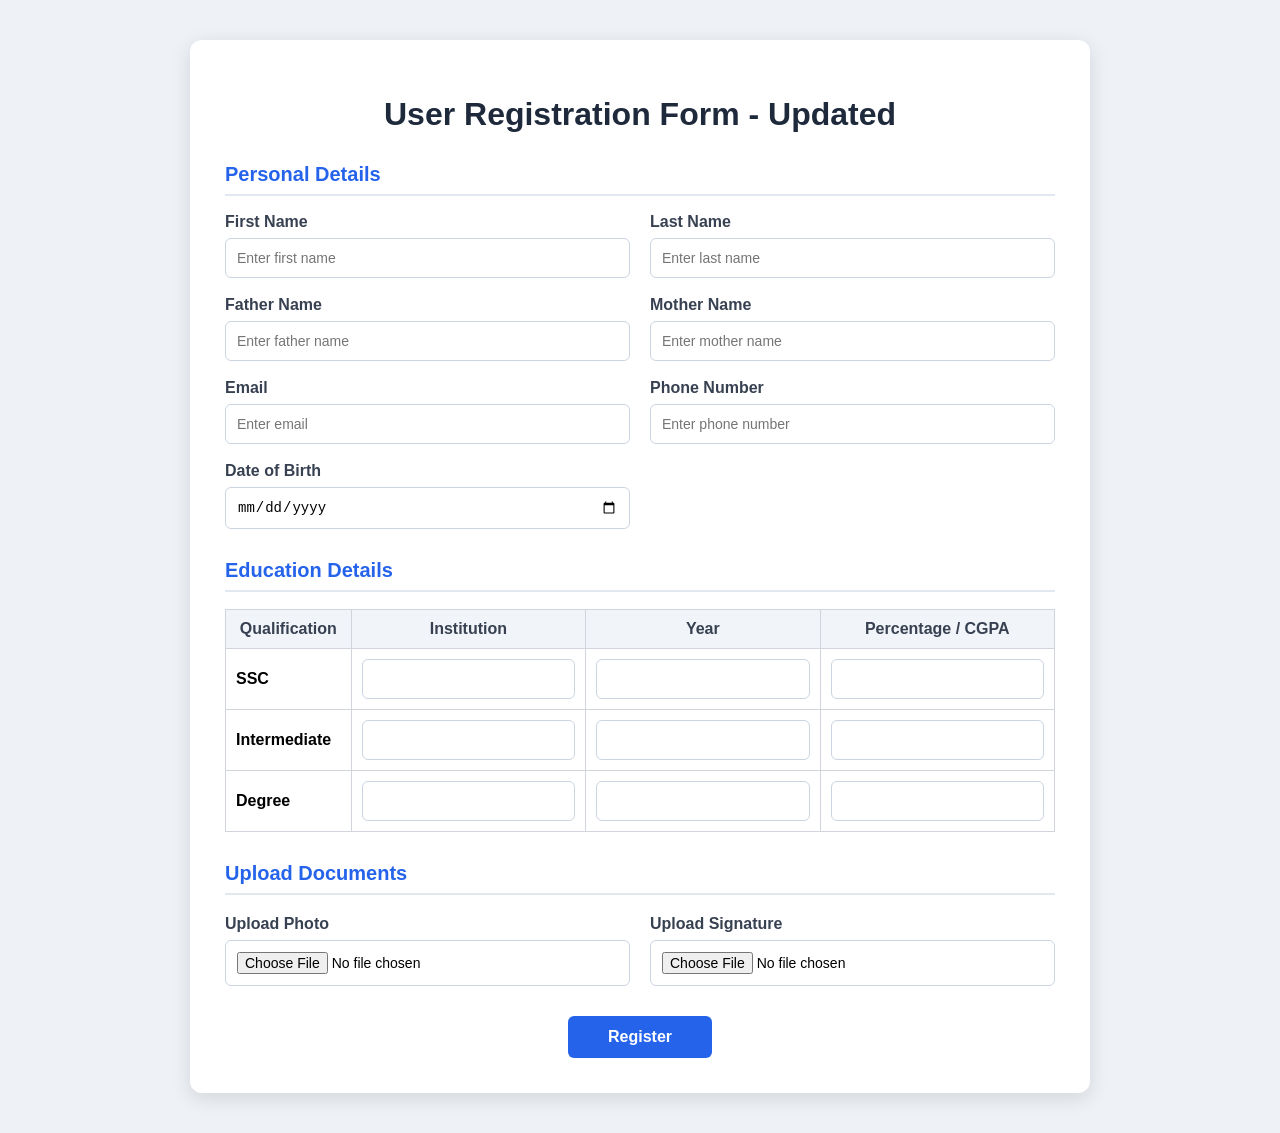
<file: index.html>
<!DOCTYPE html>
<html lang="en">
<head>
    <meta charset="UTF-8">
    <meta name="viewport" content="width=device-width, initial-scale=1.0">

    <title>User Registration Form</title>

    <style>
        * {
            box-sizing: border-box;
        }

        body {
            margin: 0;
            padding: 40px 20px;
            font-family: Arial, sans-serif;
            background: #eef2f7;
        }

        .container {
            max-width: 900px;
            margin: auto;
            background: white;
            padding: 35px;
            border-radius: 12px;
            box-shadow: 0 5px 20px rgba(0,0,0,0.12);
        }

        h1 {
            text-align: center;
            margin-bottom: 30px;
            color: #1e293b;
        }

        h2 {
            color: #2563eb;
            font-size: 20px;
            margin-top: 30px;
            padding-bottom: 8px;
            border-bottom: 2px solid #e2e8f0;
        }

        .row {
            display: grid;
            grid-template-columns: 1fr 1fr;
            gap: 20px;
            margin-bottom: 18px;
        }

        .field {
            display: flex;
            flex-direction: column;
        }

        label {
            font-weight: bold;
            margin-bottom: 7px;
            color: #374151;
        }

        input {
            width: 100%;
            padding: 11px;
            border: 1px solid #cbd5e1;
            border-radius: 6px;
            font-size: 14px;
        }

        input:focus {
            outline: none;
            border-color: #2563eb;
        }

        table {
            width: 100%;
            border-collapse: collapse;
            margin-top: 15px;
        }

        th, td {
            border: 1px solid #d1d5db;
            padding: 10px;
        }

        th {
            background: #f1f5f9;
            color: #374151;
            text-align: center;
        }

        td:first-child {
            font-weight: bold;
        }

        .upload {
            display: grid;
            grid-template-columns: 1fr 1fr;
            gap: 20px;
            margin-top: 20px;
        }

        button {
            display: block;
            margin: 30px auto 0;
            padding: 12px 40px;
            background: #2563eb;
            color: white;
            border: none;
            border-radius: 6px;
            font-size: 16px;
            font-weight: bold;
            cursor: pointer;
        }

        button:hover {
            background: #1d4ed8;
        }

        @media (max-width: 650px) {
            .row,
            .upload {
                grid-template-columns: 1fr;
            }

            .container {
                padding: 20px;
            }

            table {
                font-size: 13px;
            }
        }
    </style>
</head>

<body>

<div class="container">

    <h1>User Registration Form - Updated</h1>

    <form>

        <h2>Personal Details</h2>

        <div class="row">

            <div class="field">
                <label>First Name</label>
                <input type="text" placeholder="Enter first name" required>
            </div>

            <div class="field">
                <label>Last Name</label>
                <input type="text" placeholder="Enter last name" required>
            </div>

        </div>

        <div class="row">

            <div class="field">
                <label>Father Name</label>
                <input type="text" placeholder="Enter father name">
            </div>

            <div class="field">
                <label>Mother Name</label>
                <input type="text" placeholder="Enter mother name">
            </div>

        </div>

        <div class="row">

            <div class="field">
                <label>Email</label>
                <input type="email" placeholder="Enter email" required>
            </div>

            <div class="field">
                <label>Phone Number</label>
                <input type="tel" placeholder="Enter phone number">
            </div>

        </div>

        <div class="row">

            <div class="field">
                <label>Date of Birth</label>
                <input type="date">
            </div>

        </div>


        <h2>Education Details</h2>

        <table>

            <tr>
                <th>Qualification</th>
                <th>Institution</th>
                <th>Year</th>
                <th>Percentage / CGPA</th>
            </tr>

            <tr>
                <td>SSC</td>
                <td><input type="text"></td>
                <td><input type="text"></td>
                <td><input type="text"></td>
            </tr>

            <tr>
                <td>Intermediate</td>
                <td><input type="text"></td>
                <td><input type="text"></td>
                <td><input type="text"></td>
            </tr>

            <tr>
                <td>Degree</td>
                <td><input type="text"></td>
                <td><input type="text"></td>
                <td><input type="text"></td>
            </tr>

        </table>


        <h2>Upload Documents</h2>

        <div class="upload">

            <div class="field">
                <label>Upload Photo</label>
                <input type="file" accept="image/*">
            </div>

            <div class="field">
                <label>Upload Signature</label>
                <input type="file" accept="image/*">
            </div>

        </div>


        <button type="submit">Register</button>

    </form>

</div>
    <!-- Updated for Jenkins CI/CD testing -->
</body>
</html>
</file>
